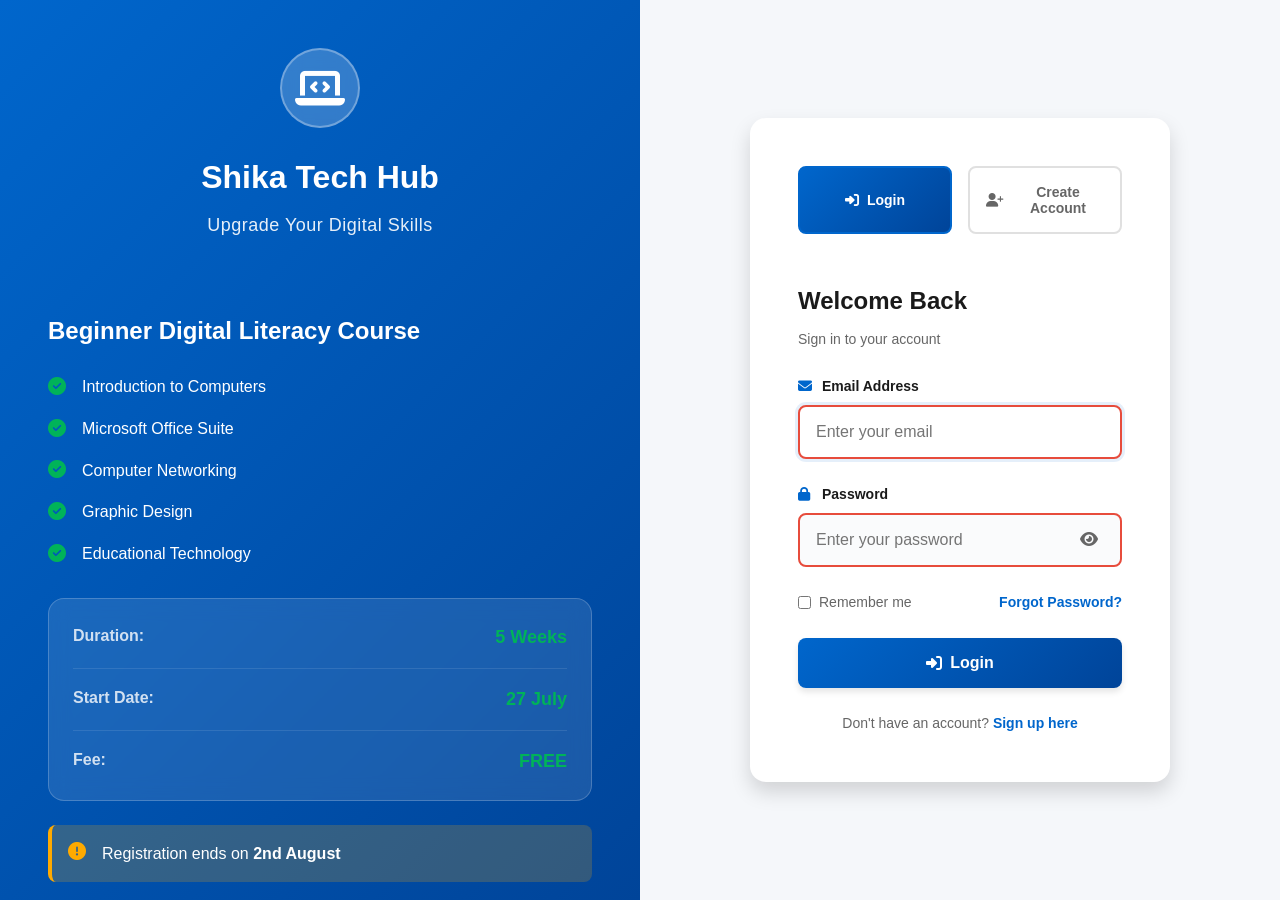
<file: index.html>
<!DOCTYPE html>
<html lang="en">
<head>
    <meta charset="UTF-8">
    <meta name="viewport" content="width=device-width, initial-scale=1.0">
    <title>Shika Tech Hub - Registration</title>
    <link rel="stylesheet" href="styles.css">
    <link rel="stylesheet" href="https://cdnjs.cloudflare.com/ajax/libs/font-awesome/6.4.0/css/all.min.css">
</head>
<body>
    <div class="container">
        <!-- Left Section - Branding -->
        <div class="left-section">
            <div class="logo-section">
                <div class="logo">
                    <i class="fas fa-laptop-code"></i>
                </div>
                <h1>Shika Tech Hub</h1>
                <p class="tagline">Upgrade Your Digital Skills</p>
            </div>
            
            <div class="info-section">
                <h2>Beginner Digital Literacy Course</h2>
                <ul class="course-features">
                    <li><i class="fas fa-check-circle"></i> Introduction to Computers</li>
                    <li><i class="fas fa-check-circle"></i> Microsoft Office Suite</li>
                    <li><i class="fas fa-check-circle"></i> Computer Networking</li>
                    <li><i class="fas fa-check-circle"></i> Graphic Design</li>
                    <li><i class="fas fa-check-circle"></i> Educational Technology</li>
                </ul>
                
                <div class="course-details">
                    <div class="detail-item">
                        <span class="label">Duration:</span>
                        <span class="value">5 Weeks</span>
                    </div>
                    <div class="detail-item">
                        <span class="label">Start Date:</span>
                        <span class="value">27 July</span>
                    </div>
                    <div class="detail-item">
                        <span class="label">Fee:</span>
                        <span class="value">FREE</span>
                    </div>
                </div>
                
                <div class="alert-box">
                    <i class="fas fa-exclamation-circle"></i>
                    <p>Registration ends on <strong>2nd August</strong></p>
                </div>
            </div>
        </div>

        <!-- Right Section - Form -->
        <div class="right-section">
            <div class="form-container">
                <!-- Toggle Buttons -->
                <div class="toggle-container">
                    <button class="toggle-btn active" id="loginToggle">
                        <i class="fas fa-sign-in-alt"></i> Login
                    </button>
                    <button class="toggle-btn" id="signupToggle">
                        <i class="fas fa-user-plus"></i> Create Account
                    </button>
                </div>

                <!-- Login Form -->
                <form id="loginForm" class="auth-form active">
                    <h3>Welcome Back</h3>
                    <p class="form-subtitle">Sign in to your account</p>

                    <div class="form-group">
                        <label for="loginEmail">
                            <i class="fas fa-envelope"></i> Email Address
                        </label>
                        <input 
                            type="email" 
                            id="loginEmail" 
                            name="email" 
                            placeholder="Enter your email"
                            required
                        >
                        <span class="error-message" id="loginEmailError"></span>
                    </div>

                    <div class="form-group">
                        <label for="loginPassword">
                            <i class="fas fa-lock"></i> Password
                        </label>
                        <div class="password-wrapper">
                            <input 
                                type="password" 
                                id="loginPassword" 
                                name="password" 
                                placeholder="Enter your password"
                                required
                            >
                            <button type="button" class="toggle-password" onclick="togglePassword('loginPassword')">
                                <i class="fas fa-eye"></i>
                            </button>
                        </div>
                        <span class="error-message" id="loginPasswordError"></span>
                    </div>

                    <div class="form-options">
                        <label class="checkbox">
                            <input type="checkbox" name="remember">
                            <span>Remember me</span>
                        </label>
                        <a href="#" class="forgot-link">Forgot Password?</a>
                    </div>

                    <button type="submit" class="submit-btn">
                        <i class="fas fa-sign-in-alt"></i> Login
                    </button>

                    <p class="form-footer">
                        Don't have an account? <a href="#" onclick="switchForm(event)">Sign up here</a>
                    </p>
                </form>

                <!-- Signup Form -->
                <form id="signupForm" class="auth-form">
                    <h3>Create Account</h3>
                    <p class="form-subtitle">Join Shika Tech Hub today</p>

                    <div class="form-group">
                        <label for="signupFullName">
                            <i class="fas fa-user"></i> Full Name
                        </label>
                        <input 
                            type="text" 
                            id="signupFullName" 
                            name="fullName" 
                            placeholder="Enter your full name"
                            required
                        >
                        <span class="error-message" id="signupFullNameError"></span>
                    </div>

                    <div class="form-group">
                        <label for="signupEmail">
                            <i class="fas fa-envelope"></i> Email Address
                        </label>
                        <input 
                            type="email" 
                            id="signupEmail" 
                            name="email" 
                            placeholder="Enter your email"
                            required
                        >
                        <span class="error-message" id="signupEmailError"></span>
                    </div>

                    <div class="form-group">
                        <label for="signupPhone">
                            <i class="fas fa-phone"></i> Phone Number
                        </label>
                        <input 
                            type="tel" 
                            id="signupPhone" 
                            name="phone" 
                            placeholder="Enter your phone number"
                            required
                        >
                        <span class="error-message" id="signupPhoneError"></span>
                    </div>

                    <div class="form-group">
                        <label for="signupPassword">
                            <i class="fas fa-lock"></i> Create Password
                        </label>
                        <div class="password-wrapper">
                            <input 
                                type="password" 
                                id="signupPassword" 
                                name="password" 
                                placeholder="Create a strong password"
                                required
                            >
                            <button type="button" class="toggle-password" onclick="togglePassword('signupPassword')">
                                <i class="fas fa-eye"></i>
                            </button>
                        </div>
                        <span class="error-message" id="signupPasswordError"></span>
                        <div class="password-strength">
                            <div class="strength-bar" id="strengthBar"></div>
                            <span class="strength-text" id="strengthText"></span>
                        </div>
                    </div>

                    <div class="form-group">
                        <label for="signupConfirmPassword">
                            <i class="fas fa-lock"></i> Confirm Password
                        </label>
                        <div class="password-wrapper">
                            <input 
                                type="password" 
                                id="signupConfirmPassword" 
                                name="confirmPassword" 
                                placeholder="Confirm your password"
                                required
                            >
                            <button type="button" class="toggle-password" onclick="togglePassword('signupConfirmPassword')">
                                <i class="fas fa-eye"></i>
                            </button>
                        </div>
                        <span class="error-message" id="signupConfirmPasswordError"></span>
                    </div>

                    <div class="form-options">
                        <label class="checkbox">
                            <input type="checkbox" name="terms" required>
                            <span>I agree to the <a href="#" target="_blank">Terms of Service</a> and <a href="#" target="_blank">Privacy Policy</a></span>
                        </label>
                    </div>

                    <button type="submit" class="submit-btn">
                        <i class="fas fa-user-plus"></i> Create Account
                    </button>

                    <p class="form-footer">
                        Already have an account? <a href="#" onclick="switchForm(event)">Login here</a>
                    </p>
                </form>
            </div>
        </div>
    </div>

    <!-- Success Modal -->
    <div id="successModal" class="modal">
        <div class="modal-content">
            <div class="success-icon">
                <i class="fas fa-check-circle"></i>
            </div>
            <h2 id="successTitle">Success!</h2>
            <p id="successMessage"></p>
            <button class="modal-btn" onclick="closeModal()">Continue</button>
        </div>
    </div>

    <script src="script.js"></script>
</body>
</html>
</file>
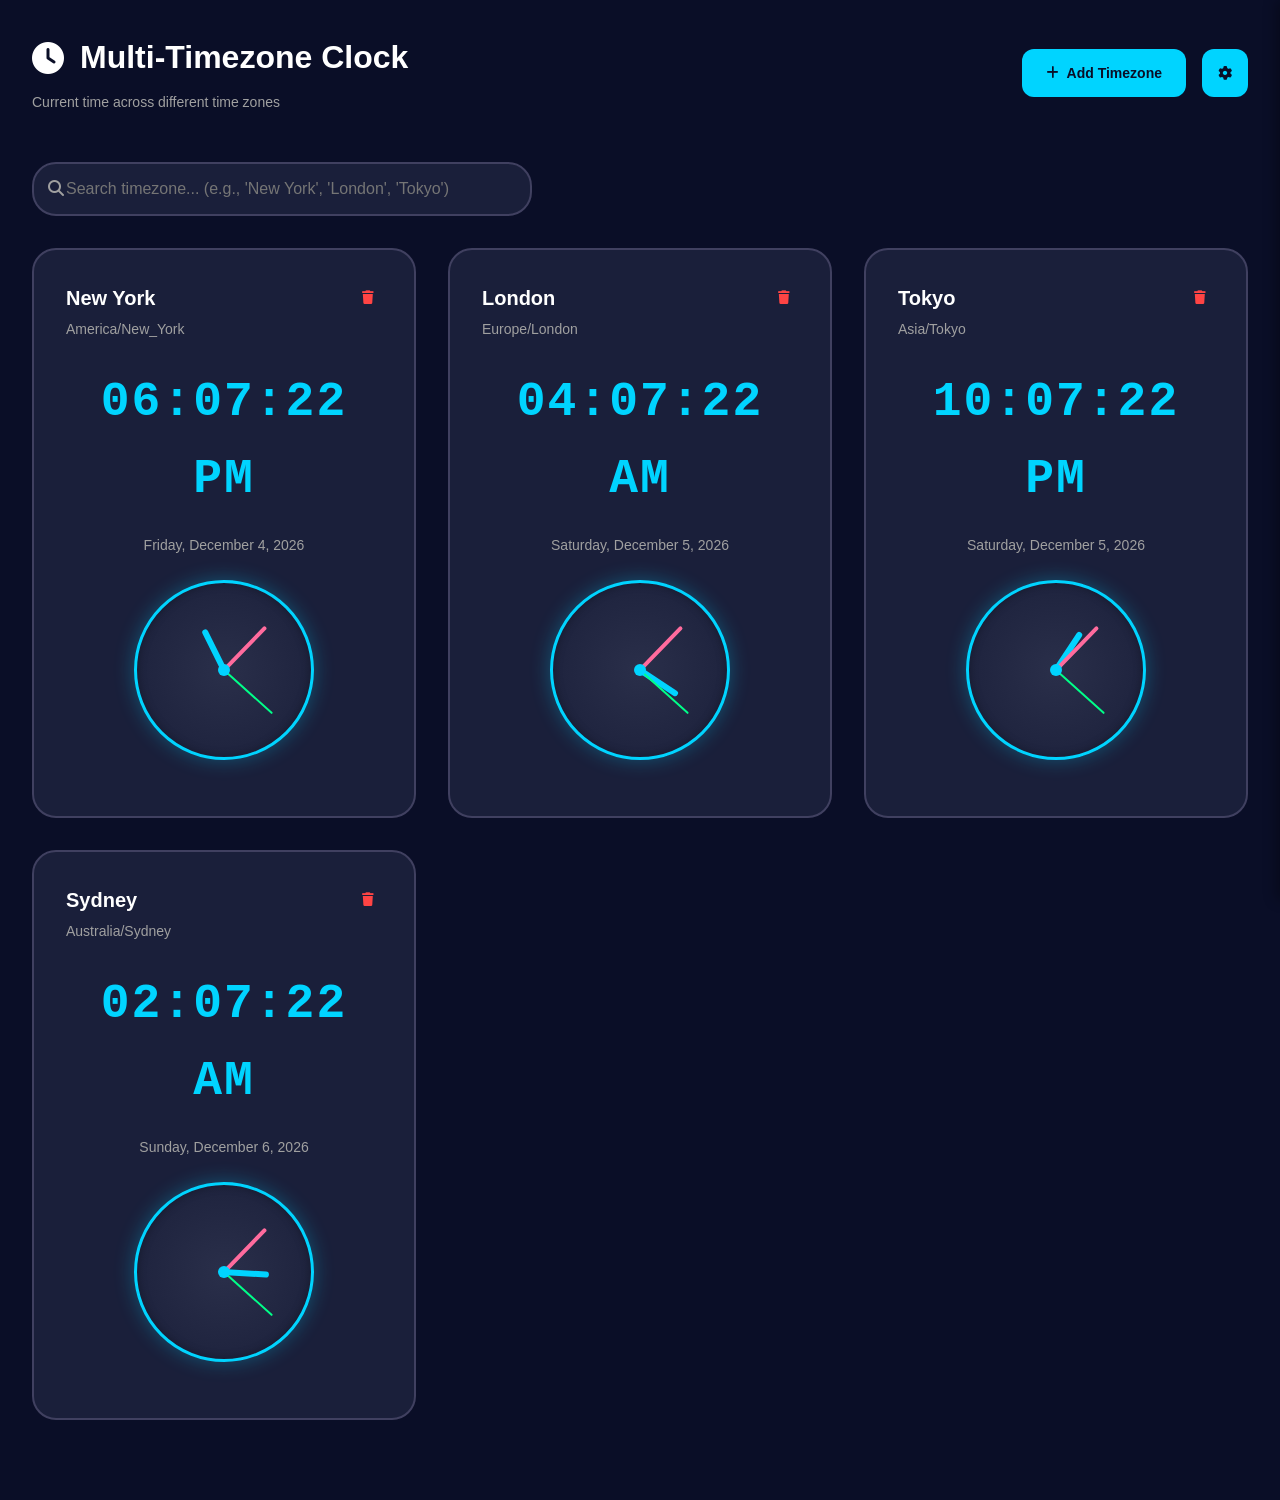
<file: clock/index.html>
<!DOCTYPE html>
<html lang="en">
<head>
    <meta charset="UTF-8">
    <meta name="viewport" content="width=device-width, initial-scale=1.0">
    <title>Multi-Timezone Digital Clock</title>
    <link rel="stylesheet" href="styles.css">
    <link rel="stylesheet" href="https://cdnjs.cloudflare.com/ajax/libs/font-awesome/6.4.0/css/all.min.css">
</head>
<body>
    <div class="container">
        <!-- Header -->
        <header class="header">
            <div class="header-content">
                <h1><i class="fas fa-clock"></i> Multi-Timezone Clock</h1>
                <p>Current time across different time zones</p>
            </div>
            <div class="header-controls">
                <button class="btn-add-timezone" id="btnAddTimezone">
                    <i class="fas fa-plus"></i> Add Timezone
                </button>
                <button class="btn-settings" id="btnSettings">
                    <i class="fas fa-cog"></i>
                </button>
            </div>
        </header>

        <!-- Search/Filter Section -->
        <div class="search-section">
            <input 
                type="text" 
                id="searchInput" 
                class="search-input" 
                placeholder="Search timezone... (e.g., 'New York', 'London', 'Tokyo')"
            >
            <span class="search-icon"><i class="fas fa-search"></i></span>
        </div>

        <!-- Clocks Grid -->
        <div class="clocks-container" id="clocksContainer">
            <!-- Clocks will be dynamically added here -->
        </div>

        <!-- Settings Panel -->
        <div class="settings-panel" id="settingsPanel">
            <div class="settings-content">
                <h2>Settings</h2>
                <div class="setting-group">
                    <label class="setting-item">
                        <input type="checkbox" id="toggle12Hour" checked>
                        <span>12-Hour Format</span>
                    </label>
                    <label class="setting-item">
                        <input type="checkbox" id="toggleSeconds" checked>
                        <span>Show Seconds</span>
                    </label>
                    <label class="setting-item">
                        <input type="checkbox" id="toggleDate" checked>
                        <span>Show Date</span>
                    </label>
                    <label class="setting-item">
                        <input type="checkbox" id="toggleAnalog" checked>
                        <span>Show Analog Clock</span>
                    </label>
                </div>
                <div class="setting-group">
                    <label for="themeSelect">Theme:</label>
                    <select id="themeSelect">
                        <option value="dark">Dark</option>
                        <option value="light">Light</option>
                        <option value="gradient">Gradient</option>
                        <option value="neon">Neon</option>
                    </select>
                </div>
                <button class="btn-close-settings" id="btnCloseSettings">
                    <i class="fas fa-times"></i> Close
                </button>
            </div>
        </div>

        <!-- Add Timezone Modal -->
        <div class="modal" id="addTimezoneModal">
            <div class="modal-content">
                <div class="modal-header">
                    <h2>Add New Timezone</h2>
                    <button class="modal-close" id="modalCloseBtn">
                        <i class="fas fa-times"></i>
                    </button>
                </div>
                <div class="modal-body">
                    <input 
                        type="text" 
                        id="timezoneInput" 
                        class="timezone-input" 
                        placeholder="Search timezone (e.g., 'America/New_York')"
                    >
                    <div class="timezone-suggestions" id="timezoneSuggestions"></div>
                    <div class="popular-timezones">
                        <h3>Popular Timezones:</h3>
                        <div class="timezone-list" id="popularTimezones"></div>
                    </div>
                </div>
            </div>
        </div>

        <!-- Overlay for modals/panels -->
        <div class="overlay" id="overlay"></div>
    </div>

    <script src="script.js"></script>
</body>
</html>
</file>
<file: styles.css>
/* ============================================
   SHIKA TECH HUB - REGISTRATION FORM STYLES
   ============================================ */

:root {
    /* Primary Brand Colors */
    --primary-color: #0066cc;
    --primary-dark: #004499;
    --primary-light: #3399ff;
    
    /* Secondary Colors */
    --secondary-color: #00b359;
    --accent-color: #ff6600;
    --warning-color: #ffaa00;
    
    /* Neutral Colors */
    --bg-color: #f5f7fa;
    --card-bg: #ffffff;
    --text-dark: #1a1a1a;
    --text-light: #666666;
    --border-color: #e0e0e0;
    --error-color: #e74c3c;
    --success-color: #27ae60;
    
    /* Spacing */
    --spacing-xs: 0.25rem;
    --spacing-sm: 0.5rem;
    --spacing-md: 1rem;
    --spacing-lg: 1.5rem;
    --spacing-xl: 2rem;
    --spacing-2xl: 3rem;
    
    /* Typography */
    --font-family: 'Segoe UI', Tahoma, Geneva, Verdana, sans-serif;
    --font-size-sm: 0.875rem;
    --font-size-base: 1rem;
    --font-size-lg: 1.125rem;
    --font-size-xl: 1.5rem;
    --font-size-2xl: 2rem;
    
    /* Shadows */
    --shadow-sm: 0 1px 2px rgba(0, 0, 0, 0.05);
    --shadow-md: 0 4px 6px rgba(0, 0, 0, 0.1);
    --shadow-lg: 0 10px 20px rgba(0, 0, 0, 0.15);
    --shadow-xl: 0 20px 40px rgba(0, 0, 0, 0.2);
    
    /* Border Radius */
    --radius-sm: 0.375rem;
    --radius-md: 0.5rem;
    --radius-lg: 1rem;
}

/* ============================================
   RESET & BASE STYLES
   ============================================ */

* {
    margin: 0;
    padding: 0;
    box-sizing: border-box;
}

html {
    scroll-behavior: smooth;
}

body {
    font-family: var(--font-family);
    background-color: var(--bg-color);
    color: var(--text-dark);
    line-height: 1.6;
    font-size: var(--font-size-base);
}

a {
    color: var(--primary-color);
    text-decoration: none;
    transition: color 0.3s ease;
}

a:hover {
    color: var(--primary-dark);
}

input:focus {
    outline: none;
}

button {
    cursor: pointer;
    border: none;
    font-family: inherit;
    transition: all 0.3s ease;
}

/* ============================================
   MAIN CONTAINER LAYOUT
   ============================================ */

.container {
    display: grid;
    grid-template-columns: 1fr 1fr;
    height: 100vh;
    overflow: hidden;
}

/* ============================================
   LEFT SECTION - BRANDING
   ============================================ */

.left-section {
    background: linear-gradient(135deg, var(--primary-color) 0%, var(--primary-dark) 100%);
    color: white;
    padding: var(--spacing-2xl);
    display: flex;
    flex-direction: column;
    justify-content: space-between;
    overflow-y: auto;
}

.logo-section {
    text-align: center;
    margin-bottom: var(--spacing-2xl);
}

.logo {
    width: 80px;
    height: 80px;
    background: rgba(255, 255, 255, 0.2);
    border-radius: 50%;
    display: flex;
    align-items: center;
    justify-content: center;
    margin: 0 auto var(--spacing-lg);
    font-size: 2.5rem;
    backdrop-filter: blur(10px);
    border: 2px solid rgba(255, 255, 255, 0.3);
}

.left-section h1 {
    font-size: var(--font-size-2xl);
    margin-bottom: var(--spacing-sm);
    font-weight: 700;
}

.tagline {
    font-size: var(--font-size-lg);
    opacity: 0.9;
    font-weight: 300;
    letter-spacing: 0.5px;
}

.info-section h2 {
    font-size: var(--font-size-xl);
    margin-bottom: var(--spacing-lg);
    margin-top: var(--spacing-lg);
    font-weight: 600;
}

.course-features {
    list-style: none;
    margin-bottom: var(--spacing-xl);
}

.course-features li {
    display: flex;
    align-items: center;
    margin-bottom: var(--spacing-md);
    font-size: var(--font-size-base);
}

.course-features i {
    margin-right: var(--spacing-md);
    font-size: var(--font-size-lg);
    color: var(--secondary-color);
}

.course-details {
    background: rgba(255, 255, 255, 0.1);
    border-radius: var(--radius-lg);
    padding: var(--spacing-lg);
    margin-bottom: var(--spacing-lg);
    backdrop-filter: blur(10px);
    border: 1px solid rgba(255, 255, 255, 0.2);
}

.detail-item {
    display: flex;
    justify-content: space-between;
    margin-bottom: var(--spacing-md);
    padding-bottom: var(--spacing-md);
    border-bottom: 1px solid rgba(255, 255, 255, 0.1);
}

.detail-item:last-child {
    margin-bottom: 0;
    border-bottom: none;
    padding-bottom: 0;
}

.detail-item .label {
    font-weight: 600;
    opacity: 0.8;
}

.detail-item .value {
    font-weight: 700;
    font-size: var(--font-size-lg);
    color: var(--secondary-color);
}

.alert-box {
    background: rgba(255, 170, 0, 0.2);
    border-left: 4px solid var(--warning-color);
    padding: var(--spacing-md);
    border-radius: var(--radius-md);
    display: flex;
    align-items: flex-start;
    gap: var(--spacing-md);
}

.alert-box i {
    font-size: var(--font-size-lg);
    margin-top: 2px;
    color: var(--warning-color);
}

.alert-box p {
    margin: 0;
    font-weight: 500;
}

/* ============================================
   RIGHT SECTION - FORM
   ============================================ */

.right-section {
    background-color: var(--bg-color);
    padding: var(--spacing-2xl);
    display: flex;
    align-items: center;
    justify-content: center;
    overflow-y: auto;
}

.form-container {
    background: var(--card-bg);
    border-radius: var(--radius-lg);
    box-shadow: var(--shadow-lg);
    width: 100%;
    max-width: 420px;
    padding: var(--spacing-2xl);
}

/* ============================================
   TOGGLE BUTTONS
   ============================================ */

.toggle-container {
    display: grid;
    grid-template-columns: 1fr 1fr;
    gap: var(--spacing-md);
    margin-bottom: var(--spacing-2xl);
}

.toggle-btn {
    padding: var(--spacing-md);
    border: 2px solid var(--border-color);
    background-color: white;
    color: var(--text-light);
    border-radius: var(--radius-md);
    font-weight: 600;
    font-size: var(--font-size-sm);
    display: flex;
    align-items: center;
    justify-content: center;
    gap: var(--spacing-sm);
    transition: all 0.3s ease;
}

.toggle-btn:hover {
    border-color: var(--primary-color);
    color: var(--primary-color);
}

.toggle-btn.active {
    background: linear-gradient(135deg, var(--primary-color) 0%, var(--primary-dark) 100%);
    color: white;
    border-color: var(--primary-color);
}

/* ============================================
   FORM ELEMENTS
   ============================================ */

.auth-form {
    display: none;
    animation: fadeIn 0.3s ease;
}

.auth-form.active {
    display: block;
}

@keyframes fadeIn {
    from {
        opacity: 0;
        transform: translateY(10px);
    }
    to {
        opacity: 1;
        transform: translateY(0);
    }
}

.auth-form h3 {
    font-size: var(--font-size-xl);
    margin-bottom: var(--spacing-sm);
    color: var(--text-dark);
}

.form-subtitle {
    color: var(--text-light);
    margin-bottom: var(--spacing-lg);
    font-size: var(--font-size-sm);
}

.form-group {
    margin-bottom: var(--spacing-lg);
}

.form-group label {
    display: flex;
    align-items: center;
    gap: var(--spacing-sm);
    margin-bottom: var(--spacing-sm);
    font-weight: 600;
    color: var(--text-dark);
    font-size: var(--font-size-sm);
}

.form-group label i {
    color: var(--primary-color);
    width: 16px;
}

.form-group input {
    width: 100%;
    padding: var(--spacing-md);
    border: 2px solid var(--border-color);
    border-radius: var(--radius-md);
    font-size: var(--font-size-base);
    transition: all 0.3s ease;
    background-color: #fafbfc;
}

.form-group input:focus {
    border-color: var(--primary-color);
    background-color: white;
    box-shadow: 0 0 0 3px rgba(0, 102, 204, 0.1);
}

.form-group input:invalid {
    border-color: var(--error-color);
}

.error-message {
    display: none;
    color: var(--error-color);
    font-size: var(--font-size-sm);
    margin-top: var(--spacing-xs);
}

.error-message.show {
    display: block;
}

.password-wrapper {
    position: relative;
}

.toggle-password {
    position: absolute;
    right: var(--spacing-md);
    top: 50%;
    transform: translateY(-50%);
    background: none;
    color: var(--text-light);
    font-size: var(--font-size-base);
    padding: var(--spacing-sm);
}

.toggle-password:hover {
    color: var(--primary-color);
}

/* ============================================
   PASSWORD STRENGTH INDICATOR
   ============================================ */

.password-strength {
    margin-top: var(--spacing-sm);
    display: none;
}

.password-strength.show {
    display: block;
}

.strength-bar {
    width: 100%;
    height: 4px;
    background-color: var(--border-color);
    border-radius: 2px;
    overflow: hidden;
    margin-bottom: var(--spacing-xs);
}

.strength-bar::after {
    content: '';
    display: block;
    height: 100%;
    width: 0%;
    background: var(--error-color);
    transition: all 0.3s ease;
}

.strength-bar.weak::after {
    width: 33%;
    background: var(--error-color);
}

.strength-bar.fair::after {
    width: 66%;
    background: var(--warning-color);
}

.strength-bar.strong::after {
    width: 100%;
    background: var(--success-color);
}

.strength-text {
    font-size: var(--font-size-sm);
    color: var(--text-light);
}

.strength-text.weak {
    color: var(--error-color);
}

.strength-text.fair {
    color: var(--warning-color);
}

.strength-text.strong {
    color: var(--success-color);
}

/* ============================================
   FORM OPTIONS
   ============================================ */

.form-options {
    display: flex;
    justify-content: space-between;
    align-items: center;
    margin-bottom: var(--spacing-lg);
    font-size: var(--font-size-sm);
}

.checkbox {
    display: flex;
    align-items: center;
    gap: var(--spacing-sm);
    cursor: pointer;
    color: var(--text-light);
}

.checkbox input {
    width: auto;
    accent-color: var(--primary-color);
    cursor: pointer;
}

.checkbox a {
    margin: 0;
}

.forgot-link {
    color: var(--primary-color);
    font-weight: 600;
}

.forgot-link:hover {
    text-decoration: underline;
}

/* ============================================
   SUBMIT BUTTON
   ============================================ */

.submit-btn {
    width: 100%;
    padding: var(--spacing-md) var(--spacing-lg);
    background: linear-gradient(135deg, var(--primary-color) 0%, var(--primary-dark) 100%);
    color: white;
    border-radius: var(--radius-md);
    font-weight: 700;
    font-size: var(--font-size-base);
    display: flex;
    align-items: center;
    justify-content: center;
    gap: var(--spacing-sm);
    margin-bottom: var(--spacing-lg);
    box-shadow: var(--shadow-md);
}

.submit-btn:hover {
    transform: translateY(-2px);
    box-shadow: var(--shadow-lg);
}

.submit-btn:active {
    transform: translateY(0);
}

.submit-btn:disabled {
    opacity: 0.6;
    cursor: not-allowed;
    transform: none;
}

/* ============================================
   FORM FOOTER
   ============================================ */

.form-footer {
    text-align: center;
    color: var(--text-light);
    font-size: var(--font-size-sm);
}

.form-footer a {
    color: var(--primary-color);
    font-weight: 600;
}

.form-footer a:hover {
    text-decoration: underline;
}

/* ============================================
   SUCCESS MODAL
   ============================================ */

.modal {
    display: none;
    position: fixed;
    top: 0;
    left: 0;
    width: 100%;
    height: 100%;
    background: rgba(0, 0, 0, 0.5);
    z-index: 1000;
    align-items: center;
    justify-content: center;
    backdrop-filter: blur(4px);
}

.modal.show {
    display: flex;
    animation: slideUp 0.3s ease;
}

@keyframes slideUp {
    from {
        opacity: 0;
        transform: translateY(20px);
    }
    to {
        opacity: 1;
        transform: translateY(0);
    }
}

.modal-content {
    background: white;
    border-radius: var(--radius-lg);
    padding: var(--spacing-2xl);
    text-align: center;
    max-width: 400px;
    box-shadow: var(--shadow-xl);
}

.success-icon {
    font-size: 4rem;
    color: var(--success-color);
    margin-bottom: var(--spacing-lg);
    animation: scaleIn 0.5s ease;
}

@keyframes scaleIn {
    from {
        transform: scale(0);
    }
    to {
        transform: scale(1);
    }
}

.modal-content h2 {
    color: var(--text-dark);
    margin-bottom: var(--spacing-md);
}

.modal-content p {
    color: var(--text-light);
    margin-bottom: var(--spacing-lg);
}

.modal-btn {
    padding: var(--spacing-md) var(--spacing-xl);
    background: linear-gradient(135deg, var(--primary-color) 0%, var(--primary-dark) 100%);
    color: white;
    border-radius: var(--radius-md);
    font-weight: 600;
    font-size: var(--font-size-base);
    box-shadow: var(--shadow-md);
}

.modal-btn:hover {
    transform: translateY(-2px);
    box-shadow: var(--shadow-lg);
}

/* ============================================
   SCROLLBAR STYLING
   ============================================ */

::-webkit-scrollbar {
    width: 8px;
}

::-webkit-scrollbar-track {
    background: var(--bg-color);
}

::-webkit-scrollbar-thumb {
    background: var(--border-color);
    border-radius: 4px;
}

::-webkit-scrollbar-thumb:hover {
    background: var(--primary-color);
}

/* ============================================
   RESPONSIVE DESIGN
   ============================================ */

@media (max-width: 1024px) {
    .left-section {
        padding: var(--spacing-lg);
    }

    .right-section {
        padding: var(--spacing-lg);
    }

    .form-container {
        max-width: 100%;
    }
}

@media (max-width: 768px) {
    .container {
        grid-template-columns: 1fr;
        height: auto;
    }

    .left-section {
        min-height: 300px;
        padding: var(--spacing-lg);
    }

    .right-section {
        min-height: auto;
        padding: var(--spacing-lg);
    }

    .logo {
        width: 60px;
        height: 60px;
        font-size: 2rem;
    }

    .left-section h1 {
        font-size: var(--font-size-xl);
    }

    .info-section h2 {
        font-size: var(--font-size-lg);
    }

    .form-container {
        max-width: 100%;
        padding: var(--spacing-lg);
    }

    .toggle-container {
        grid-template-columns: 1fr 1fr;
    }

    .course-features {
        margin-bottom: var(--spacing-lg);
    }

    .course-details {
        padding: var(--spacing-md);
    }

    .alert-box {
        flex-direction: column;
    }

    .alert-box i {
        margin-top: 0;
    }
}

@media (max-width: 480px) {
    .container {
        height: auto;
    }

    .left-section {
        min-height: 250px;
        padding: var(--spacing-md);
    }

    .right-section {
        padding: var(--spacing-md);
    }

    .left-section h1 {
        font-size: var(--font-size-lg);
    }

    .tagline {
        font-size: var(--font-size-base);
    }

    .info-section h2 {
        font-size: var(--font-size-base);
    }

    .course-features li {
        font-size: var(--font-size-sm);
        margin-bottom: var(--spacing-sm);
    }

    .form-container {
        padding: var(--spacing-lg);
    }

    .toggle-btn {
        font-size: var(--font-size-xs);
        padding: var(--spacing-sm);
    }

    .toggle-btn i {
        display: none;
    }

    .form-options {
        flex-direction: column;
        gap: var(--spacing-sm);
        align-items: flex-start;
    }

    .modal-content {
        margin: var(--spacing-lg);
        max-width: calc(100% - 2 * var(--spacing-lg));
    }

    .logo {
        width: 50px;
        height: 50px;
        font-size: 1.5rem;
    }
}
</file>
<file: clock/styles.css>
/* ============================================
   MULTI-TIMEZONE DIGITAL CLOCK - STYLES
   ============================================ */

:root {
    /* Dark Theme (Default) */
    --bg-primary: #0a0e27;
    --bg-secondary: #1a1f3a;
    --bg-tertiary: #2a2f4a;
    --text-primary: #ffffff;
    --text-secondary: #a0a0a0;
    --accent-primary: #00d4ff;
    --accent-secondary: #ff6b9d;
    --success: #00ff88;
    --warning: #ffa500;
    --error: #ff4444;
    --border-color: #404060;

    /* Spacing */
    --spacing-xs: 0.25rem;
    --spacing-sm: 0.5rem;
    --spacing-md: 1rem;
    --spacing-lg: 1.5rem;
    --spacing-xl: 2rem;
    --spacing-2xl: 3rem;

    /* Typography */
    --font-family: 'Segoe UI', Tahoma, Geneva, Verdana, sans-serif;
    --font-size-sm: 0.875rem;
    --font-size-base: 1rem;
    --font-size-lg: 1.25rem;
    --font-size-xl: 1.5rem;
    --font-size-2xl: 2rem;
    --font-size-3xl: 3rem;

    /* Shadows */
    --shadow-sm: 0 2px 4px rgba(0, 0, 0, 0.2);
    --shadow-md: 0 4px 12px rgba(0, 0, 0, 0.3);
    --shadow-lg: 0 8px 24px rgba(0, 0, 0, 0.4);
    --shadow-glow: 0 0 20px rgba(0, 212, 255, 0.3);

    /* Border Radius */
    --radius-sm: 0.375rem;
    --radius-md: 0.75rem;
    --radius-lg: 1.5rem;
    --radius-xl: 2rem;
}

/* Light Theme */
body.light-theme {
    --bg-primary: #f5f7fa;
    --bg-secondary: #ffffff;
    --bg-tertiary: #eeeeee;
    --text-primary: #1a1a1a;
    --text-secondary: #666666;
    --accent-primary: #0066cc;
    --accent-secondary: #ff1493;
    --border-color: #e0e0e0;
    --shadow-glow: 0 0 20px rgba(0, 102, 204, 0.2);
}

/* Gradient Theme */
body.gradient-theme {
    --bg-primary: linear-gradient(135deg, #667eea 0%, #764ba2 100%);
    --bg-secondary: #ffffff;
    --text-primary: #ffffff;
    --accent-primary: #ffd700;
    --accent-secondary: #ff69b4;
}

/* Neon Theme */
body.neon-theme {
    --bg-primary: #000000;
    --bg-secondary: #0d0d0d;
    --text-primary: #00ff00;
    --accent-primary: #00ff00;
    --accent-secondary: #ff00ff;
    --shadow-glow: 0 0 20px rgba(0, 255, 0, 0.5);
}

/* ============================================
   RESET & BASE STYLES
   ============================================ */

* {
    margin: 0;
    padding: 0;
    box-sizing: border-box;
}

html {
    scroll-behavior: smooth;
}

body {
    font-family: var(--font-family);
    background-color: var(--bg-primary);
    color: var(--text-primary);
    line-height: 1.6;
    font-size: var(--font-size-base);
    overflow-x: hidden;
}

input, select, button {
    font-family: inherit;
}

button {
    cursor: pointer;
    border: none;
    transition: all 0.3s ease;
}

input, select {
    border: 2px solid var(--border-color);
    border-radius: var(--radius-md);
    padding: var(--spacing-md);
    background-color: var(--bg-secondary);
    color: var(--text-primary);
    font-size: var(--font-size-base);
}

input:focus, select:focus {
    outline: none;
    border-color: var(--accent-primary);
    box-shadow: 0 0 0 3px rgba(0, 212, 255, 0.1);
}

/* ============================================
   MAIN CONTAINER
   ============================================ */

.container {
    max-width: 1400px;
    margin: 0 auto;
    padding: var(--spacing-xl);
}

/* ============================================
   HEADER
   ============================================ */

.header {
    display: flex;
    justify-content: space-between;
    align-items: center;
    margin-bottom: var(--spacing-2xl);
    flex-wrap: wrap;
    gap: var(--spacing-lg);
}

.header-content h1 {
    font-size: var(--font-size-2xl);
    margin-bottom: var(--spacing-sm);
    display: flex;
    align-items: center;
    gap: var(--spacing-md);
}

.header-content p {
    color: var(--text-secondary);
    font-size: var(--font-size-sm);
}

.header-controls {
    display: flex;
    gap: var(--spacing-md);
}

/* ============================================
   BUTTONS
   ============================================ */

.btn-add-timezone,
.btn-settings,
.btn-close-settings,
.modal-close {
    padding: var(--spacing-md) var(--spacing-lg);
    background-color: var(--accent-primary);
    color: var(--bg-primary);
    border-radius: var(--radius-md);
    font-weight: 600;
    display: flex;
    align-items: center;
    gap: var(--spacing-sm);
    font-size: var(--font-size-sm);
}

.btn-add-timezone:hover,
.btn-settings:hover {
    transform: translateY(-2px);
    box-shadow: var(--shadow-glow);
}

.btn-settings {
    padding: var(--spacing-md) var(--spacing-md);
}

.btn-close-settings {
    width: 100%;
    justify-content: center;
    background-color: var(--accent-secondary);
    color: white;
}

.modal-close {
    background: transparent;
    color: var(--text-primary);
    padding: var(--spacing-sm);
    font-size: var(--font-size-lg);
}

/* ============================================
   SEARCH SECTION
   ============================================ */

.search-section {
    position: relative;
    margin-bottom: var(--spacing-xl);
    max-width: 500px;
}

.search-input {
    width: 100%;
    padding: var(--spacing-md) var(--spacing-lg) var(--spacing-md) var(--spacing-xl);
    background-color: var(--bg-secondary);
    border: 2px solid var(--border-color);
    border-radius: var(--radius-lg);
    color: var(--text-primary);
    font-size: var(--font-size-base);
}

.search-icon {
    position: absolute;
    left: var(--spacing-md);
    top: 50%;
    transform: translateY(-50%);
    color: var(--text-secondary);
}

/* ============================================
   CLOCKS CONTAINER
   ============================================ */

.clocks-container {
    display: grid;
    grid-template-columns: repeat(auto-fill, minmax(300px, 1fr));
    gap: var(--spacing-xl);
    margin-bottom: var(--spacing-2xl);
}

/* ============================================
   CLOCK CARD
   ============================================ */

.clock-card {
    background-color: var(--bg-secondary);
    border: 2px solid var(--border-color);
    border-radius: var(--radius-lg);
    padding: var(--spacing-xl);
    position: relative;
    overflow: hidden;
    transition: all 0.3s ease;
}

.clock-card:hover {
    border-color: var(--accent-primary);
    box-shadow: var(--shadow-lg), var(--shadow-glow);
    transform: translateY(-4px);
}

.clock-card::before {
    content: '';
    position: absolute;
    top: 0;
    left: 0;
    right: 0;
    height: 4px;
    background: linear-gradient(90deg, var(--accent-primary), var(--accent-secondary));
    opacity: 0;
    transition: opacity 0.3s ease;
}

.clock-card:hover::before {
    opacity: 1;
}

.clock-header {
    display: flex;
    justify-content: space-between;
    align-items: flex-start;
    margin-bottom: var(--spacing-lg);
}

.timezone-info h3 {
    font-size: var(--font-size-lg);
    margin-bottom: var(--spacing-xs);
}

.timezone-info p {
    color: var(--text-secondary);
    font-size: var(--font-size-sm);
}

.clock-remove {
    background: transparent;
    color: var(--error);
    padding: var(--spacing-sm);
    border-radius: var(--radius-md);
}

.clock-remove:hover {
    background-color: rgba(255, 68, 68, 0.1);
}

/* ============================================
   DIGITAL CLOCK DISPLAY
   ============================================ */

.digital-display {
    margin-bottom: var(--spacing-lg);
}

.time-display {
    font-family: 'Courier New', monospace;
    font-size: var(--font-size-3xl);
    font-weight: 700;
    color: var(--accent-primary);
    letter-spacing: 2px;
    margin-bottom: var(--spacing-md);
    text-align: center;
}

.date-display {
    text-align: center;
    color: var(--text-secondary);
    font-size: var(--font-size-sm);
}

/* ============================================
   ANALOG CLOCK
   ============================================ */

.analog-clock {
    width: 180px;
    height: 180px;
    border-radius: 50%;
    background: radial-gradient(circle, var(--bg-tertiary) 0%, var(--bg-secondary) 100%);
    border: 3px solid var(--accent-primary);
    position: relative;
    margin: var(--spacing-lg) auto;
    box-shadow: inset 0 0 10px rgba(0, 0, 0, 0.3), var(--shadow-glow);
}

.analog-clock::after {
    content: '';
    position: absolute;
    width: 12px;
    height: 12px;
    background-color: var(--accent-primary);
    border-radius: 50%;
    top: 50%;
    left: 50%;
    transform: translate(-50%, -50%);
    z-index: 10;
}

.clock-hand {
    position: absolute;
    bottom: 50%;
    left: 50%;
    transform-origin: bottom center;
    border-radius: 4px;
}

.hour-hand {
    width: 6px;
    height: 45px;
    background-color: var(--accent-primary);
    margin-left: -3px;
}

.minute-hand {
    width: 4px;
    height: 60px;
    background-color: var(--accent-secondary);
    margin-left: -2px;
}

.second-hand {
    width: 2px;
    height: 65px;
    background-color: var(--success);
    margin-left: -1px;
}

/* Clock numbers */
.clock-number {
    position: absolute;
    width: 100%;
    height: 100%;
    text-align: center;
    font-size: var(--font-size-sm);
    font-weight: 600;
    color: var(--accent-primary);
}

.clock-number span {
    display: inline-block;
    position: absolute;
    left: 50%;
    width: 20px;
    transform: translateX(-50%);
}

/* ============================================
   SETTINGS PANEL
   ============================================ */

.settings-panel {
    position: fixed;
    right: -350px;
    top: 0;
    width: 350px;
    height: 100vh;
    background-color: var(--bg-secondary);
    border-left: 2px solid var(--border-color);
    z-index: 1000;
    transition: right 0.3s ease;
    overflow-y: auto;
    box-shadow: -4px 0 12px rgba(0, 0, 0, 0.3);
}

.settings-panel.open {
    right: 0;
}

.settings-content {
    padding: var(--spacing-xl);
}

.settings-content h2 {
    margin-bottom: var(--spacing-lg);
    font-size: var(--font-size-xl);
}

.setting-group {
    margin-bottom: var(--spacing-lg);
}

.setting-group label:first-of-type {
    display: block;
    margin-bottom: var(--spacing-md);
    font-weight: 600;
}

.setting-item {
    display: flex;
    align-items: center;
    gap: var(--spacing-md);
    padding: var(--spacing-md);
    border-radius: var(--radius-md);
    cursor: pointer;
    transition: background-color 0.3s ease;
}

.setting-item:hover {
    background-color: var(--bg-tertiary);
}

.setting-item input[type="checkbox"] {
    width: 20px;
    height: 20px;
    cursor: pointer;
    accent-color: var(--accent-primary);
}

.setting-group select {
    width: 100%;
    margin-top: var(--spacing-sm);
}

/* ============================================
   MODAL
   ============================================ */

.modal {
    position: fixed;
    top: 0;
    left: 0;
    width: 100%;
    height: 100%;
    background-color: rgba(0, 0, 0, 0.5);
    display: none;
    align-items: center;
    justify-content: center;
    z-index: 999;
    backdrop-filter: blur(4px);
}

.modal.open {
    display: flex;
    animation: slideUp 0.3s ease;
}

@keyframes slideUp {
    from {
        opacity: 0;
        transform: translateY(20px);
    }
    to {
        opacity: 1;
        transform: translateY(0);
    }
}

.modal-content {
    background-color: var(--bg-secondary);
    border-radius: var(--radius-lg);
    width: 90%;
    max-width: 500px;
    max-height: 80vh;
    overflow-y: auto;
    box-shadow: var(--shadow-lg);
}

.modal-header {
    display: flex;
    justify-content: space-between;
    align-items: center;
    padding: var(--spacing-xl);
    border-bottom: 2px solid var(--border-color);
}

.modal-header h2 {
    font-size: var(--font-size-xl);
}

.modal-body {
    padding: var(--spacing-xl);
}

.timezone-input {
    width: 100%;
    margin-bottom: var(--spacing-lg);
}

.timezone-suggestions {
    max-height: 300px;
    overflow-y: auto;
    margin-bottom: var(--spacing-lg);
    border: 1px solid var(--border-color);
    border-radius: var(--radius-md);
}

.timezone-suggestion-item {
    padding: var(--spacing-md) var(--spacing-lg);
    border-bottom: 1px solid var(--border-color);
    cursor: pointer;
    transition: background-color 0.2s ease;
}

.timezone-suggestion-item:hover {
    background-color: var(--bg-tertiary);
    color: var(--accent-primary);
}

.timezone-suggestion-item:last-child {
    border-bottom: none;
}

.popular-timezones h3 {
    margin-bottom: var(--spacing-md);
    font-size: var(--font-size-lg);
}

.timezone-list {
    display: grid;
    grid-template-columns: repeat(auto-fill, minmax(150px, 1fr));
    gap: var(--spacing-md);
}

.timezone-btn {
    padding: var(--spacing-md);
    background-color: var(--bg-tertiary);
    border: 2px solid var(--border-color);
    border-radius: var(--radius-md);
    color: var(--text-primary);
    cursor: pointer;
    transition: all 0.2s ease;
    font-size: var(--font-size-sm);
    text-align: center;
}

.timezone-btn:hover {
    background-color: var(--accent-primary);
    color: var(--bg-primary);
    border-color: var(--accent-primary);
}

/* ============================================
   OVERLAY
   ============================================ */

.overlay {
    position: fixed;
    top: 0;
    left: 0;
    width: 100%;
    height: 100%;
    background-color: rgba(0, 0, 0, 0.5);
    display: none;
    z-index: 500;
}

.overlay.show {
    display: block;
}

/* ============================================
   SCROLLBAR STYLING
   ============================================ */

::-webkit-scrollbar {
    width: 8px;
}

::-webkit-scrollbar-track {
    background: var(--bg-tertiary);
}

::-webkit-scrollbar-thumb {
    background: var(--accent-primary);
    border-radius: 4px;
}

::-webkit-scrollbar-thumb:hover {
    background: var(--accent-secondary);
}

/* ============================================
   RESPONSIVE DESIGN
   ============================================ */

@media (max-width: 768px) {
    .container {
        padding: var(--spacing-lg);
    }

    .header {
        flex-direction: column;
        align-items: flex-start;
    }

    .header-controls {
        width: 100%;
    }

    .clocks-container {
        grid-template-columns: 1fr;
    }

    .settings-panel {
        width: 100%;
        right: -100%;
    }

    .modal-content {
        width: 95%;
    }

    .timezone-list {
        grid-template-columns: repeat(auto-fill, minmax(120px, 1fr));
    }
}

@media (max-width: 480px) {
    .container {
        padding: var(--spacing-md);
    }

    .header-content h1 {
        font-size: var(--font-size-xl);
    }

    .time-display {
        font-size: var(--font-size-2xl);
    }

    .clock-card {
        padding: var(--spacing-lg);
    }

    .analog-clock {
        width: 140px;
        height: 140px;
    }
}
</file>
